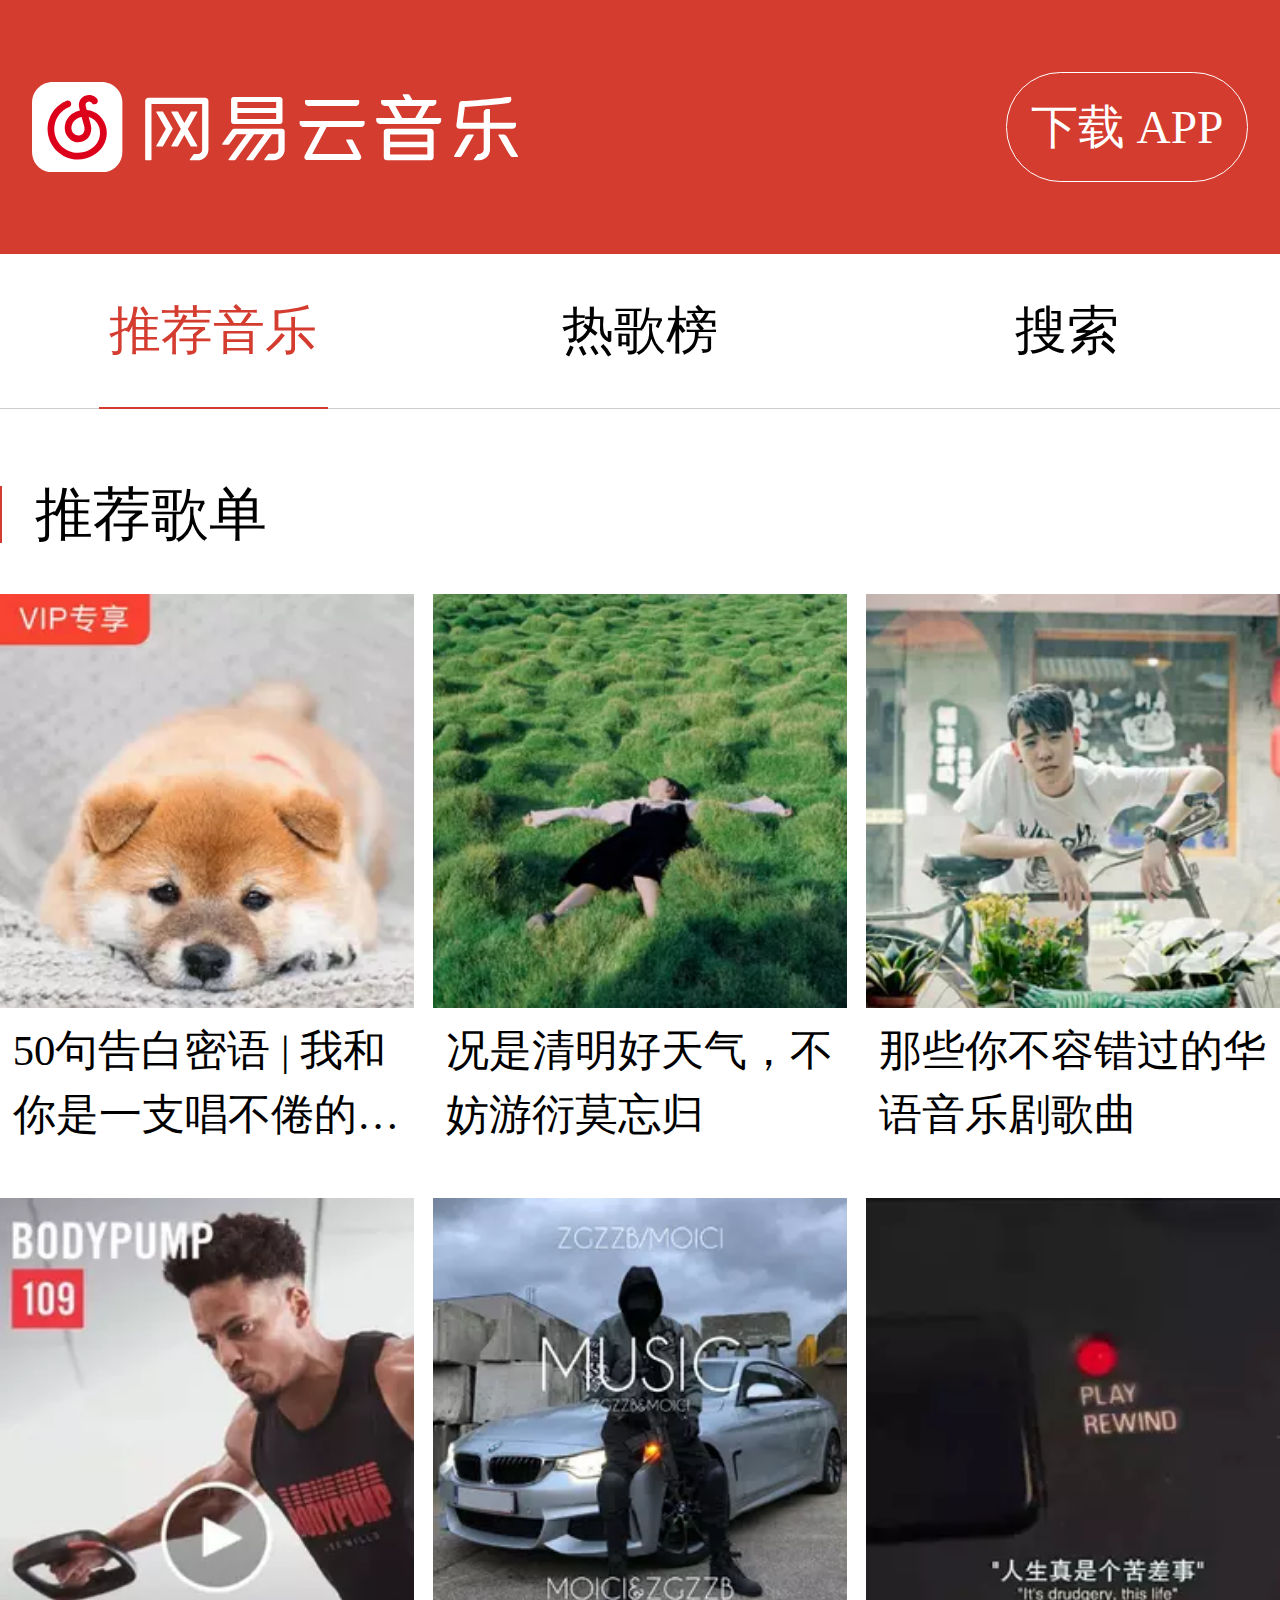
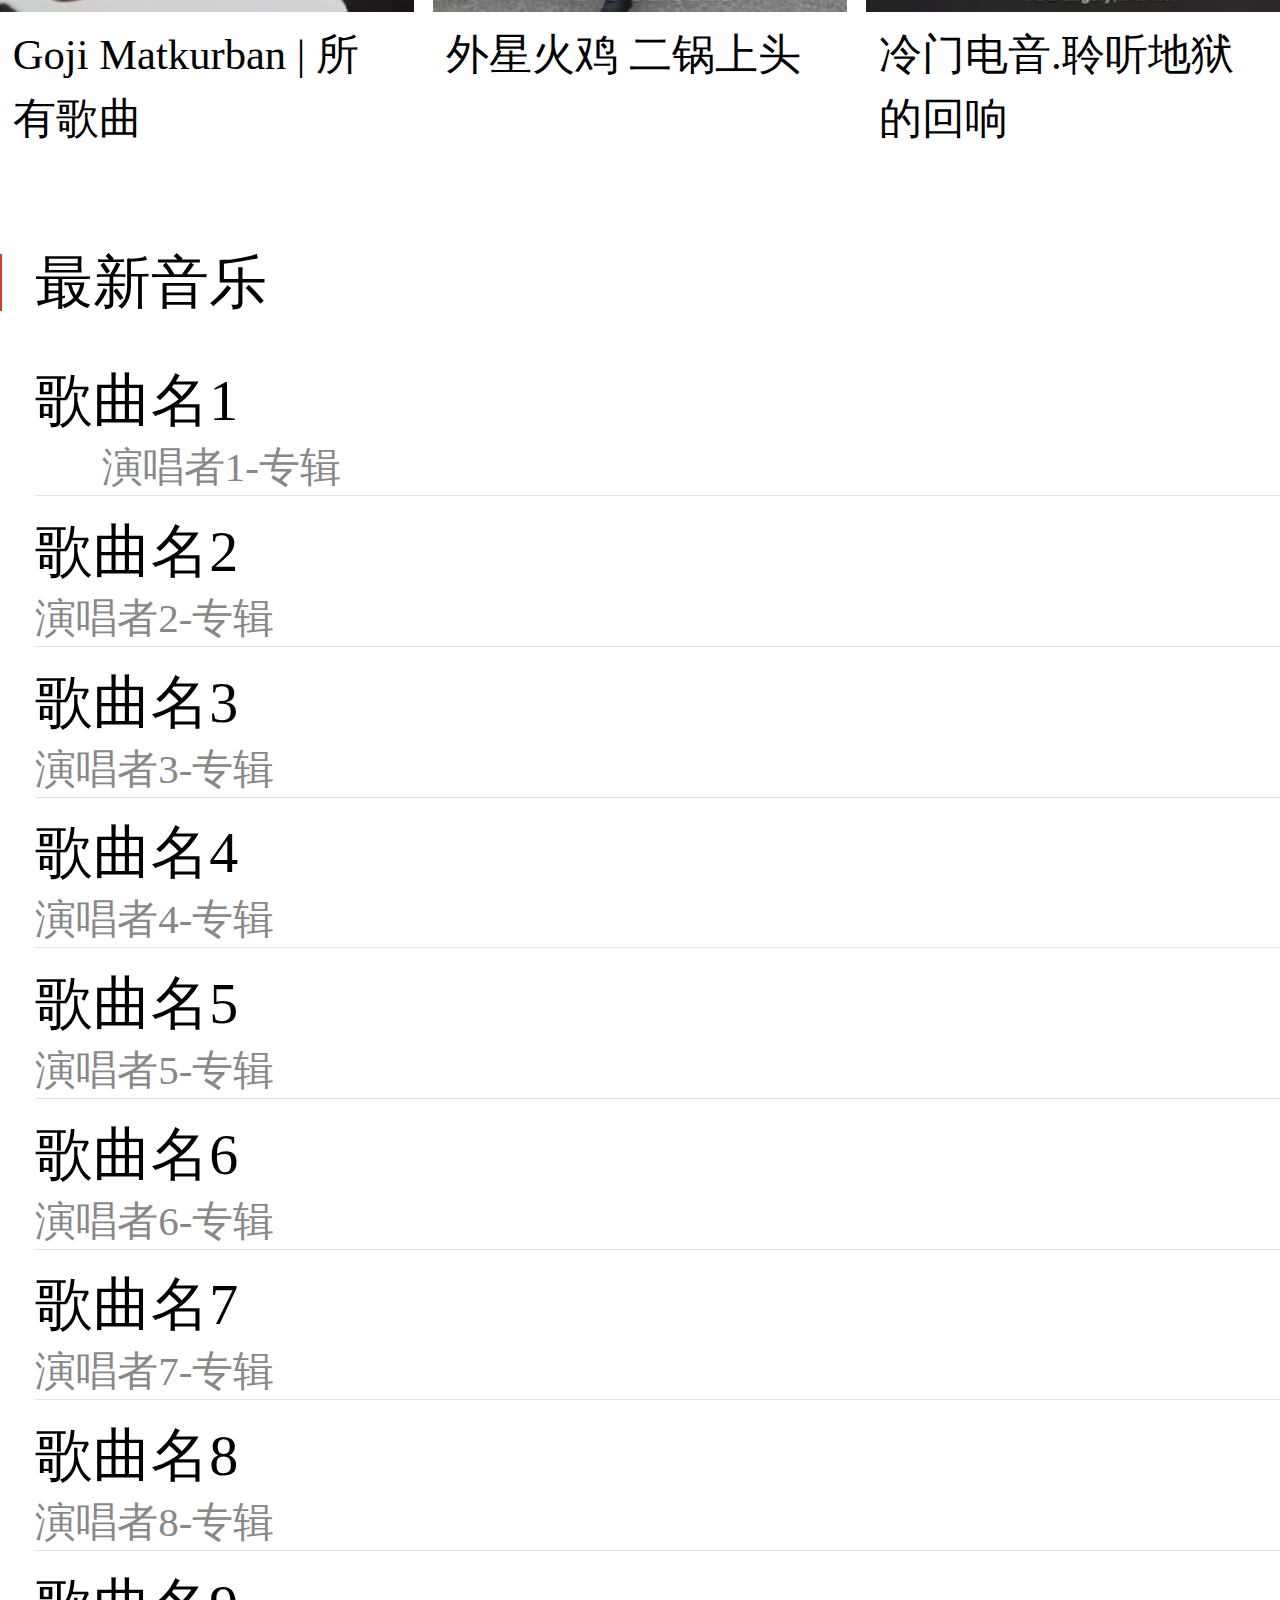
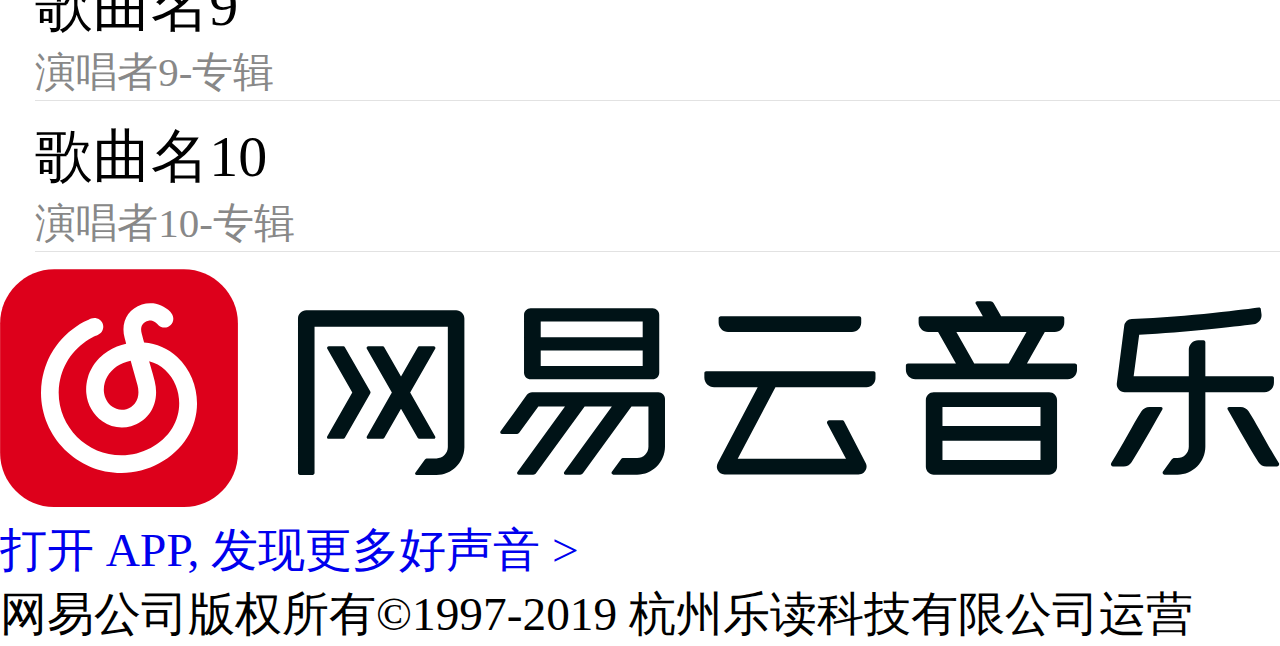
<file: index.html>
<!DOCTYPE html>
<html lang="en">

<head>
    <meta charset="UTF-8">
    <meta name="viewport" content="width=device-width, initial-scale=1.0">
    <meta http-equiv="X-UA-Compatible" content="ie=edge">
    <title>网易云音乐</title>
    <link rel="stylesheet" href="./index.css">
</head>

<body>
    <header class="topBar">
        <svg class="topsvg" viewBox="0 0 1238 231" xmlns="http://www.w3.org/2000/svg">
            <g id="Page-1" stroke="none" stroke-width="1" fill="none" fill-rule="evenodd">
                <g id="logo_white" fill-rule="nonzero">
                    <g id="Group" transform="translate(288.000000, 31.000000)" fill="#FFFFFF">
                        <path
                            d="M225.14,75.724 L343.119,75.724 C346.655,75.724 349.523,72.856 349.523,69.319 L349.523,13.42 C349.523,9.882 346.656,7.014 343.119,7.014 L225.14,7.014 C221.603,7.014 218.736,9.882 218.736,13.42 L218.736,69.319 C218.736,72.856 221.603,75.724 225.14,75.724 Z M234.881,19.827 L333.513,19.827 L333.513,34.964 L234.881,34.964 L234.881,19.827 Z M234.881,47.775 L333.513,47.775 L333.513,62.913 L234.881,62.913 L234.881,47.775 Z"
                            id="Shape"></path>
                        <path
                            d="M348.677,88.266 L226.579,88.266 C224.599,88.266 222.729,89.183 221.516,90.75 L208.741,108.577 L196.048,125.972 C195.265,127.045 196.031,128.553 197.36,128.553 L211.423,128.553 C212.544,128.553 213.595,128.018 214.254,127.115 L232.597,102.015 L258.363,102.015 L212.345,165.325 C211.547,166.423 212.331,167.962 213.688,167.962 L227.589,167.962 C228.747,167.962 229.832,167.409 230.512,166.473 L277.367,102.015 L303.675,102.015 L257.619,165.404 C256.845,166.469 257.606,167.962 258.922,167.962 L273.094,167.962 C274.141,167.962 275.125,167.46 275.742,166.613 L322.678,102.015 L331.29,102.015 L339.073,102.035 L339.073,130.829 L339.073,136.167 L339.073,140.994 C339.073,147.044 334.17,151.948 328.122,151.948 L315.022,151.948 C313.976,151.948 312.994,152.449 312.379,153.295 L303.691,165.252 C302.872,166.38 303.677,167.963 305.072,167.963 L328.118,167.963 C343.009,167.963 355.084,155.888 355.084,140.991 L355.084,94.673 C355.083,91.134 352.215,88.266 348.677,88.266 Z"
                            id="Shape"></path>
                        <path
                            d="M556.932,68.036 L394.914,68.036 C393.943,68.036 393.154,68.824 393.154,69.795 L393.154,73.979 C393.154,79.189 397.377,83.413 402.586,83.413 L444.741,83.413 L406.251,156.376 C405.303,158.171 404.96,160.274 405.522,162.226 C406.487,165.585 409.51,167.758 412.83,167.758 L542.212,167.758 C544.007,167.758 545.806,167.245 547.204,166.119 C549.994,163.872 550.789,160.166 549.422,157.09 L528.401,116.593 C528.041,115.781 527.236,115.258 526.348,115.258 L514.01,115.258 C512.385,115.258 511.298,116.93 511.957,118.416 L530.166,152.578 L425.414,152.578 L461.902,83.412 L550.002,83.412 C554.794,83.412 558.68,79.527 558.68,74.734 L558.68,69.781 C558.68,68.818 557.897,68.036 556.932,68.036 Z"
                            id="Shape"></path>
                        <path
                            d="M416.142,30.062 L535.956,30.062 C540.884,30.062 544.878,26.067 544.878,21.138 L544.878,16.605 C544.878,15.545 544.018,14.686 542.959,14.686 L409.029,14.686 C407.882,14.686 406.955,15.615 406.955,16.761 L406.955,20.873 C406.955,25.948 411.068,30.062 416.142,30.062 Z"
                            id="Shape"></path>
                        <path
                            d="M153.048,8.96 L8.111,8.96 C3.69,8.96 0.106,12.545 0.106,16.967 L0.106,166.423 C0.106,167.436 0.929,168.259 1.941,168.259 L14.282,168.259 C15.295,168.259 16.118,167.436 16.118,166.423 L16.118,24.975 L145.043,24.975 L145.043,37.585 L145.043,141.288 C145.043,147.338 140.14,152.243 134.092,152.243 L125.304,152.243 C124.275,152.243 123.308,152.735 122.704,153.567 L113.62,166.071 C112.959,166.981 113.609,168.258 114.734,168.258 L134.089,168.258 C148.737,168.258 160.668,156.511 161.022,141.946 L161.055,141.946 L161.055,37.586 L161.055,16.967 C161.054,12.545 157.469,8.96 153.048,8.96 Z"
                            id="Shape"></path>
                        <path
                            d="M117.341,133.327 L131.453,133.327 C132.661,133.327 133.416,132.024 132.817,130.976 L108.615,88.61 L132.817,46.243 C133.416,45.196 132.661,43.892 131.455,43.892 L117.34,43.892 C116.776,43.892 116.255,44.194 115.976,44.683 L99.759,73.068 L83.542,44.683 C83.263,44.194 82.741,43.892 82.178,43.892 L68.065,43.892 C66.858,43.892 66.102,45.196 66.701,46.243 L90.903,88.609 L66.701,130.976 C66.102,132.024 66.859,133.327 68.065,133.327 L82.178,133.327 C82.741,133.327 83.263,133.025 83.542,132.535 L99.759,104.151 L115.976,132.535 C116.257,133.025 116.777,133.327 117.341,133.327 Z"
                            id="Shape"></path>
                        <path
                            d="M70.027,89.258 C70.314,88.795 70.373,88.195 70.066,87.656 L45.482,44.683 C45.203,44.194 44.681,43.892 44.118,43.892 L29.84,43.892 C28.633,43.892 27.877,45.196 28.476,46.243 L52.625,88.459 L28.342,130.977 C27.743,132.025 28.5,133.328 29.706,133.328 L43.984,133.328 C44.549,133.328 45.069,133.026 45.348,132.536 L69.996,89.383 C70.018,89.341 70.009,89.299 70.027,89.258 Z"
                            id="Shape"></path>
                        <path
                            d="M751.56,60.348 L705.189,60.348 L722.443,30.062 L732.056,30.062 C737.155,30.062 741.288,25.928 741.288,20.828 L741.288,16.489 C741.288,15.494 740.481,14.686 739.485,14.686 L680.216,14.686 L673.013,2.14 C672.344,0.977 671.105,0.259 669.764,0.259 L657.073,0.259 C655.799,0.259 655.002,1.637 655.638,2.742 L662.501,14.687 L602.295,14.687 C601.244,14.687 600.391,15.539 600.391,16.591 L600.391,20.829 C600.391,25.929 604.525,30.063 609.624,30.063 L619.237,30.063 L636.491,60.349 L590.11,60.349 C588.988,60.349 588.078,61.258 588.078,62.381 L588.078,66.576 C588.078,71.629 592.173,75.725 597.224,75.725 L744.666,75.725 C749.602,75.725 753.602,71.723 753.602,66.787 L753.602,62.39 C753.6,61.262 752.687,60.348 751.56,60.348 Z M687.499,60.348 L654.178,60.348 L636.925,30.062 L704.753,30.062 L687.499,60.348 Z"
                            id="Shape"></path>
                        <path
                            d="M726.61,88.266 L704.819,88.266 L615.067,88.266 C610.823,88.266 607.38,91.709 607.38,95.955 L607.38,160.275 C607.38,164.519 610.823,167.963 615.067,167.963 L726.61,167.963 C730.854,167.963 734.297,164.52 734.297,160.275 L734.297,116.813 L734.297,95.955 C734.297,91.709 730.854,88.266 726.61,88.266 Z M718.285,153.743 L623.457,153.743 L623.457,135.224 L718.285,135.224 L718.285,153.743 Z M718.285,116.812 L718.285,121.004 L623.457,121.004 L623.457,102.485 L704.819,102.485 L718.285,102.485 L718.285,116.812 Z"
                            id="Shape"></path>
                        <path
                            d="M944.067,79.044 L944.067,74.526 C944.067,73.622 943.335,72.89 942.431,72.89 L877.728,72.89 L877.728,39.705 C877.728,38.696 876.91,37.877 875.9,37.877 L870.891,37.877 C865.824,37.877 861.715,41.986 861.715,47.054 L861.715,72.889 L808.375,72.889 L813.729,32.593 C859.199,30.416 905.533,24.899 924.423,22.479 C929.282,21.856 932.695,17.387 932.014,12.535 L931.322,7.608 C931.204,6.767 930.453,6.176 929.612,6.291 C919.62,7.644 861.416,15.295 806.552,17.521 C802.781,17.674 799.678,20.548 799.231,24.299 L792.092,79.673 C791.836,81.854 792.52,84.039 793.981,85.682 C795.44,87.323 797.531,88.265 799.727,88.265 L861.716,88.265 L861.716,141.002 C861.716,147.054 856.813,151.959 850.762,151.959 L847.96,151.959 C846.829,151.959 845.766,152.502 845.103,153.421 L836.76,164.986 C835.862,166.232 836.752,167.973 838.289,167.973 L850.761,167.973 C865.654,167.973 877.727,155.898 877.727,141.001 L877.727,88.264 L934.845,88.264 C939.939,88.266 944.067,84.138 944.067,79.044 Z"
                            id="Shape"></path>
                        <path
                            d="M834.801,102.485 L823.581,102.485 C820.493,102.485 817.625,104.027 815.94,106.616 C808.225,118.468 797.397,139.751 786.721,156.722 C785.802,158.183 786.816,160.076 788.543,160.076 L798.743,160.076 C801.815,160.076 804.729,158.558 806.363,155.955 C818.41,136.748 829.701,115.809 836.143,104.927 C836.786,103.841 836.063,102.485 834.801,102.485 Z"
                            id="Shape"></path>
                        <path
                            d="M948.759,156.722 C938.085,139.752 927.257,118.468 919.54,106.616 C917.855,104.027 914.989,102.485 911.899,102.485 L900.678,102.485 C899.417,102.485 898.694,103.84 899.336,104.926 C905.779,115.808 917.069,136.748 929.118,155.954 C930.75,158.557 933.666,160.075 936.738,160.075 L946.937,160.075 C948.665,160.076 949.679,158.183 948.759,156.722 Z"
                            id="Shape"></path>
                    </g>
                    <g id="Group">
                        <path
                            d="M177.66,0.259 L52.34,0.259 C23.553,0.259 0,23.812 0,52.599 L0,177.919 C0,206.706 23.553,230.259 52.34,230.259 L177.66,230.259 C206.447,230.259 230,206.706 230,177.919 L230,52.599 C230,23.812 206.447,0.259 177.66,0.259 Z"
                            id="Shape" fill="#FFFFFF"></path>
                        <path
                            d="M139.287,71.199 C138.652,68.792 137.686,65.115 136.946,62.354 C136.384,60.317 136.125,58.003 136.725,55.942 C136.893,55.363 137.151,54.842 137.436,54.312 C138.675,52.011 140.99,50.423 143.559,49.997 C144.725,49.804 145.923,49.863 147.065,50.164 C148.262,50.48 149.39,51.045 150.376,51.789 C151.408,52.569 152.216,53.577 153.158,54.453 C154.685,55.878 156.732,56.75 158.984,56.75 C163.705,56.75 167.533,52.922 167.533,48.202 C167.533,46.801 167.193,45.481 166.596,44.316 C166.544,44.215 166.49,44.113 166.433,44.012 C166.395,43.946 166.356,43.878 166.316,43.812 C165.36,42.201 163.978,40.802 162.553,39.579 C159.814,37.226 156.58,35.45 153.142,34.355 C151.525,33.839 149.859,33.474 148.173,33.281 C144.462,32.855 140.67,33.243 137.124,34.416 C123.148,39.03 116.445,52.056 120.452,66.839 C120.848,68.318 121.533,70.928 121.894,72.287 C118.903,72.93 115.934,73.809 113.019,74.932 C99.367,80.189 88.532,91.863 84.743,105.4 C83.396,110.215 82.934,115.206 83.373,120.239 C84.32,131.114 90.121,141.245 98.887,147.334 C107.146,153.072 117.025,154.756 126.713,152.085 C133.57,150.191 139.666,146.116 143.878,140.612 C150.543,131.906 152.531,120.463 149.475,108.394 C148.363,104.003 146.963,99.125 145.611,94.405 C145.12,92.7 144.63,90.987 144.149,89.289 C149.945,90.78 155.29,93.6 159.634,97.658 C174.725,111.753 177.634,136.031 166.399,154.135 C156.532,170.037 137.311,180.311 117.433,180.311 C83.913,180.311 56.643,153.042 56.643,119.524 C56.643,116.547 56.874,113.534 57.328,110.576 C57.693,108.19 58.208,105.811 58.856,103.5 C59.496,101.222 60.279,98.956 61.184,96.771 C62.084,94.599 63.119,92.465 64.266,90.418 C65.399,88.39 66.672,86.402 68.043,84.506 C69.399,82.629 70.888,80.806 72.462,79.089 C74.031,77.377 75.718,75.74 77.475,74.218 C79.23,72.699 81.097,71.264 83.021,69.952 C84.952,68.635 86.979,67.422 89.047,66.343 C90.182,65.752 91.332,65.196 92.501,64.68 C93.128,64.402 93.762,64.136 94.399,63.881 C98.785,62.133 100.922,57.161 99.174,52.775 C97.427,48.389 92.456,46.248 88.068,48.003 C87.24,48.333 86.417,48.681 85.578,49.049 C84.074,49.716 82.59,50.429 81.137,51.19 C78.483,52.575 75.881,54.132 73.398,55.823 C70.93,57.505 68.538,59.344 66.287,61.295 C64.037,63.243 61.872,65.344 59.864,67.537 C57.843,69.737 55.937,72.076 54.193,74.483 C52.435,76.914 50.804,79.467 49.35,82.068 C47.878,84.694 46.546,87.438 45.39,90.227 C44.225,93.042 43.217,95.955 42.397,98.886 C41.564,101.854 40.903,104.914 40.432,107.978 C39.845,111.794 39.547,115.68 39.547,119.524 C39.547,162.469 74.487,197.405 117.431,197.405 C143.088,197.405 168.01,183.958 180.921,163.147 C196.629,137.84 192.582,105.043 171.299,85.165 C162.586,77.026 151.244,72.252 139.287,71.199 Z M130.304,130.222 C128.342,132.785 125.447,134.7 122.159,135.609 C116.13,137.267 111.479,135.267 108.641,133.296 C103.994,130.069 100.915,124.63 100.4,118.756 C100.142,115.779 100.41,112.837 101.203,110.008 C103.566,101.568 110.446,94.241 119.161,90.884 C121.501,89.984 123.885,89.301 126.279,88.832 C127.186,92.181 128.184,95.663 129.176,99.121 C130.516,103.787 131.844,108.409 132.902,112.59 C134.138,117.47 134.691,124.491 130.304,130.222 Z"
                            id="Shape" fill="#DD001B"></path>
                    </g>
                </g>
            </g>
        </svg>
        <a href="#">下载 APP</a>

    </header>
    <nav class="siteNav">
        <ol>
            <li class="active"><span>推荐音乐</span></li>
            <li><span>热歌榜</span></li>
            <li><span>搜索</span></li>
        </ol>
    </nav>
    <section class="playlists">
        <h2>推荐歌单</h2>
        <ul>
            <li>
                <img src="./images/1.jpeg" alt="">
                <p>50句告白密语 | 我和你是一支唱不倦的情歌</p>
            </li>
            <li>
                <img src="./images/2.jpeg" alt="">
                <p>况是清明好天气，不妨游衍莫忘归</p>
            </li>
            <li>
                <img src="./images/3.jpeg" alt="">
                <p>那些你不容错过的华语音乐剧歌曲</p>
            </li>
            <li>
                <img src="./images/4.jpeg" alt="">
                <p>Goji Matkurban | 所有歌曲</p>
            </li>
            <li>
                <img src="./images/5.jpeg" alt="">
                <p>外星火鸡 二锅上头</p>
            </li>
            <li>
                <img src="./images/6.jpeg" alt="">
                <p>冷门电音.聆听地狱的回响</p>
            </li>
        </ul>

    </section>
    <section class="lastestMusic">
        <h2>最新音乐</h2>
        <ol>
            <li>
                <h3>歌曲名1</h3>
                <p><svg class="sq">
                    <use xlink:href='#icon-sq'></use>
                </svg>演唱者1-专辑</p>
                <a href="#">
                    <svg class='play'>
                        <use xlink:href='#icon-play'></use>
                    </svg>
                </a>
            </li>
            <li>
                <h3>歌曲名2</h3>
                <p>演唱者2-专辑</p>
                <a href="#">
                    <svg class='play'>
                        <use xlink:href='#icon-play'></use>
                    </svg>
                </a>
            </li>
            <li>
                <h3>歌曲名3</h3>
                <p>演唱者3-专辑</p>
                <a href="#">
                    <svg class='play'>
                        <use xlink:href='#icon-play'></use>
                    </svg>
                </a>
            </li>
            <li>
                <h3>歌曲名4</h3>
                <p>演唱者4-专辑</p>
                <a href="#">
                    <svg class='play'>
                        <use xlink:href='#icon-play'></use>
                    </svg>
                </a>
            </li>
            <li>
                <h3>歌曲名5</h3>
                <p>演唱者5-专辑</p>
                <a href="#">
                    <svg class='play'>
                        <use xlink:href='#icon-play'></use>
                    </svg>
                </a>
            </li>
            <li>
                <h3>歌曲名6</h3>
                <p>演唱者6-专辑</p>
                <a href="#">
                    <svg class='play'>
                        <use xlink:href='#icon-play'></use>
                    </svg>
                </a>
            </li>
            <li>
                <h3>歌曲名7</h3>
                <p>演唱者7-专辑</p>
                <a href="#">
                    <svg class='play'>
                        <use xlink:href='#icon-play'></use>
                    </svg>
                </a>
            </li>
            <li>
                <h3>歌曲名8</h3>
                <p>演唱者8-专辑</p>
                <a href="#">
                    <svg class='play'>
                        <use xlink:href='#icon-play'></use>
                    </svg>
                </a>
            </li>
            <li>
                <h3>歌曲名9</h3>
                <p>演唱者9-专辑</p>
                <a href="#">
                    <svg class='play'>
                        <use xlink:href='#icon-play'></use>
                    </svg>
                </a>
            </li>
            <li>
                <h3>歌曲名10</h3>
                <p>演唱者10-专辑</p>
                <a href="#">
                    <svg class='play'>
                        <use xlink:href='#icon-play'></use>
                    </svg>
                </a>
            </li>
        </ol>
    </section>
    <section class="art">
        <svg class="logosvg" viewBox="0 0 1238 231" xmlns="http://www.w3.org/2000/svg">
            <g id="Page-1" stroke="none" stroke-width="1" fill="none" fill-rule="evenodd">
                <g id="recommond_logo">
                    <path
                        d="M168.72,78.5 C160.96,73.594 151.451,70.902 141.666,70.419 L139.484,62.611 L139.549,62.684 C139.465,62.452 139.39,62.225 139.317,62.004 L138.672,59.695 C137.182,53.018 139.898,49.832 141.288,48.685 C141.526,48.512 141.771,48.337 142.036,48.167 C148.419,44.022 157.51,50.662 158.02,51.051 C162.054,54.839 169.438,55.776 173.421,51.899 C177.447,47.981 176.488,40.653 172.465,36.733 C166.201,30.636 146.969,20.843 130.604,31.465 C115.889,41.015 115.597,54.456 118.017,62.223 L120.949,72.734 C116.038,74.111 111.326,76.085 107.02,78.65 C90.909,88.259 82.828,104.475 84.848,123.143 C86.919,142.305 101.631,156.21 119.832,156.21 C139.156,156.21 154.873,140.906 154.873,122.093 C154.611,117.6 154.665,117.654 154.044,113.639 C153.439,109.721 147.505,91.307 147.505,91.307 C151.15,92.128 154.56,93.47 157.5,95.327 C190.729,116.355 176.902,149.813 176.278,151.287 C167.128,172.668 147.172,185.431 121.53,186.314 C104.822,186.892 88.806,180.803 76.448,169.18 C63.41,156.93 55.933,139.763 55.933,122.092 C55.933,95.473 73.129,71.3 98.72,61.952 C104.047,60.003 108.351,54.457 105.405,48.015 C103.086,42.953 96.805,41.211 91.478,43.16 C57.89,55.434 35.323,87.154 35.323,122.081 C35.323,145.171 45.094,167.595 62.131,183.609 C77.842,198.375 98.06,206.411 119.344,206.408 C120.311,206.408 121.285,206.392 122.255,206.359 C155.794,205.206 183.102,187.502 195.263,159.085 C202.855,141.827 207.089,102.771 168.73,78.49 M134.257,122.094 C134.257,129.838 127.785,136.139 119.828,136.139 C110.996,136.139 106.131,128.314 105.343,121.041 C103.844,107.176 111.283,99.641 117.787,95.761 C120.425,94.19 123.325,92.958 126.351,92.065 C126.351,92.065 133.366,113.8 133.914,117.167 C134.516,120.89 134.257,122.094 134.257,122.094"
                        id="Shape" fill="#FFFFFF" fill-rule="nonzero"></path>
                    <g id="Group">
                        <g transform="translate(288.000000, 31.000000)">
                            <rect id="Rectangle-path" x="623.569" y="135.165" width="94.828" height="18.519"></rect>
                            <polygon id="Shape" points="654.29 60.29 687.611 60.29 704.865 30.004 637.037 30.004">
                            </polygon>
                            <rect id="Rectangle-path" x="234.994" y="47.716" width="98.632" height="15.138"></rect>
                            <rect id="Rectangle-path" x="234.994" y="19.768" width="98.632" height="15.137"></rect>
                            <polygon id="Shape"
                                points="623.569 102.427 623.569 120.946 718.398 120.946 718.398 116.754 718.398 102.427 704.931 102.427">
                            </polygon>
                            <path
                                d="M225.252,75.666 L343.231,75.666 C346.767,75.666 349.635,72.798 349.635,69.261 L349.635,13.362 C349.635,9.824 346.768,6.956 343.231,6.956 L225.252,6.956 C221.715,6.956 218.848,9.824 218.848,13.362 L218.848,69.261 C218.848,72.798 221.715,75.666 225.252,75.666 Z M234.994,19.768 L333.626,19.768 L333.626,34.905 L234.994,34.905 L234.994,19.768 Z M234.994,47.716 L333.626,47.716 L333.626,62.854 L234.994,62.854 L234.994,47.716 Z"
                                id="Shape" fill="#001317" fill-rule="nonzero"></path>
                            <path
                                d="M348.789,88.207 L226.692,88.207 C224.712,88.207 222.842,89.124 221.629,90.691 L208.854,108.518 L196.161,125.913 C195.378,126.986 196.144,128.494 197.473,128.494 L211.536,128.494 C212.657,128.494 213.708,127.959 214.367,127.056 L232.71,101.956 L258.476,101.956 L212.458,165.266 C211.66,166.364 212.444,167.903 213.801,167.903 L227.702,167.903 C228.86,167.903 229.945,167.35 230.625,166.414 L277.48,101.956 L303.788,101.956 L257.732,165.345 C256.958,166.41 257.719,167.903 259.035,167.903 L273.207,167.903 C274.254,167.903 275.238,167.401 275.855,166.554 L322.791,101.956 L331.403,101.956 L339.186,101.976 L339.186,130.77 L339.186,136.108 L339.186,140.935 C339.186,146.985 334.283,151.889 328.235,151.889 L315.135,151.889 C314.089,151.889 313.107,152.39 312.492,153.236 L303.804,165.193 C302.985,166.321 303.79,167.904 305.185,167.904 L328.231,167.904 C343.122,167.904 355.197,155.829 355.197,140.932 L355.197,94.614 C355.195,91.076 352.328,88.207 348.789,88.207 Z"
                                id="Shape" fill="#001317" fill-rule="nonzero"></path>
                            <path
                                d="M557.045,67.977 L395.026,67.977 C394.055,67.977 393.266,68.765 393.266,69.736 L393.266,73.92 C393.266,79.13 397.489,83.354 402.698,83.354 L444.853,83.354 L406.363,156.317 C405.415,158.112 405.072,160.215 405.634,162.167 C406.599,165.526 409.622,167.699 412.942,167.699 L542.324,167.699 C544.119,167.699 545.918,167.186 547.316,166.06 C550.106,163.813 550.901,160.107 549.534,157.031 L528.513,116.534 C528.153,115.722 527.348,115.199 526.46,115.199 L514.124,115.199 C512.499,115.199 511.411,116.871 512.071,118.357 L530.28,152.519 L425.527,152.519 L462.015,83.353 L550.115,83.353 C554.907,83.353 558.793,79.468 558.793,74.675 L558.793,69.722 C558.792,68.76 558.01,67.977 557.045,67.977 Z"
                                id="Shape" fill="#001317" fill-rule="nonzero"></path>
                            <path
                                d="M416.255,30.004 L536.069,30.004 C540.997,30.004 544.991,26.009 544.991,21.08 L544.991,16.547 C544.991,15.487 544.131,14.628 543.072,14.628 L409.142,14.628 C407.995,14.628 407.068,15.557 407.068,16.703 L407.068,20.815 C407.067,25.889 411.181,30.004 416.255,30.004 Z"
                                id="Shape" fill="#001317" fill-rule="nonzero"></path>
                            <path
                                d="M153.161,8.901 L8.224,8.901 C3.803,8.901 0.219,12.486 0.219,16.908 L0.219,166.364 C0.219,167.377 1.042,168.2 2.054,168.2 L14.395,168.2 C15.408,168.2 16.231,167.377 16.231,166.364 L16.231,24.916 L145.156,24.916 L145.156,37.526 L145.156,141.229 C145.156,147.279 140.253,152.184 134.205,152.184 L125.417,152.184 C124.388,152.184 123.421,152.676 122.817,153.508 L113.733,166.012 C113.072,166.922 113.722,168.199 114.847,168.199 L134.202,168.199 C148.85,168.199 160.781,156.452 161.135,141.887 L161.168,141.887 L161.168,37.527 L161.168,16.908 C161.166,12.486 157.582,8.901 153.161,8.901 Z"
                                id="Shape" fill="#001317" fill-rule="nonzero"></path>
                            <path
                                d="M117.453,133.268 L131.565,133.268 C132.773,133.268 133.528,131.965 132.929,130.917 L108.727,88.551 L132.929,46.184 C133.528,45.137 132.773,43.833 131.567,43.833 L117.452,43.833 C116.888,43.833 116.367,44.135 116.088,44.624 L99.871,73.009 L83.654,44.624 C83.375,44.135 82.853,43.833 82.29,43.833 L68.177,43.833 C66.97,43.833 66.214,45.137 66.813,46.184 L91.015,88.55 L66.813,130.917 C66.214,131.965 66.971,133.268 68.177,133.268 L82.29,133.268 C82.853,133.268 83.375,132.966 83.654,132.476 L99.871,104.092 L116.088,132.476 C116.37,132.966 116.89,133.268 117.453,133.268 Z"
                                id="Shape" fill="#001317" fill-rule="nonzero"></path>
                            <path
                                d="M70.14,89.199 C70.427,88.736 70.486,88.136 70.179,87.597 L45.595,44.624 C45.316,44.135 44.794,43.833 44.231,43.833 L29.952,43.833 C28.745,43.833 27.989,45.137 28.588,46.184 L52.737,88.4 L28.454,130.918 C27.855,131.966 28.612,133.269 29.818,133.269 L44.096,133.269 C44.661,133.269 45.181,132.967 45.46,132.477 L70.108,89.324 C70.131,89.282 70.121,89.24 70.14,89.199 Z"
                                id="Shape" fill="#001317" fill-rule="nonzero"></path>
                            <path
                                d="M751.672,60.29 L705.301,60.29 L722.555,30.004 L732.168,30.004 C737.267,30.004 741.4,25.87 741.4,20.77 L741.4,16.431 C741.4,15.436 740.593,14.628 739.597,14.628 L680.328,14.628 L673.125,2.082 C672.456,0.919 671.217,0.201 669.876,0.201 L657.185,0.201 C655.911,0.201 655.114,1.579 655.75,2.684 L662.613,14.629 L602.407,14.629 C601.356,14.629 600.503,15.481 600.503,16.533 L600.503,20.771 C600.503,25.871 604.637,30.005 609.736,30.005 L619.349,30.005 L636.603,60.291 L590.22,60.291 C589.098,60.291 588.188,61.2 588.188,62.323 L588.188,66.518 C588.188,71.571 592.283,75.667 597.334,75.667 L744.776,75.667 C749.712,75.667 753.712,71.665 753.712,66.729 L753.712,62.332 C753.713,61.203 752.799,60.29 751.672,60.29 Z M687.611,60.29 L654.29,60.29 L637.037,30.004 L704.865,30.004 L687.611,60.29 Z"
                                id="Shape" fill="#001317" fill-rule="nonzero"></path>
                            <path
                                d="M726.722,88.207 L704.931,88.207 L615.179,88.207 C610.935,88.207 607.492,91.65 607.492,95.896 L607.492,160.216 C607.492,164.46 610.935,167.904 615.179,167.904 L726.722,167.904 C730.966,167.904 734.409,164.461 734.409,160.216 L734.409,116.754 L734.409,95.896 C734.41,91.651 730.966,88.207 726.722,88.207 Z M718.398,153.684 L623.57,153.684 L623.57,135.165 L718.398,135.165 L718.398,153.684 Z M718.398,116.754 L718.398,120.946 L623.57,120.946 L623.57,102.427 L704.932,102.427 L718.398,102.427 L718.398,116.754 Z"
                                id="Shape" fill="#001317" fill-rule="nonzero"></path>
                            <path
                                d="M944.179,78.986 L944.179,74.468 C944.179,73.564 943.447,72.832 942.543,72.832 L877.84,72.832 L877.84,39.647 C877.84,38.637 877.022,37.819 876.012,37.819 L871.003,37.819 C865.936,37.819 861.827,41.928 861.827,46.996 L861.827,72.831 L808.487,72.831 L813.841,32.535 C859.311,30.358 905.645,24.841 924.535,22.421 C929.394,21.798 932.807,17.329 932.126,12.477 L931.434,7.55 C931.316,6.709 930.565,6.118 929.724,6.233 C919.732,7.586 861.528,15.237 806.664,17.463 C802.893,17.616 799.79,20.49 799.343,24.241 L792.204,79.615 C791.948,81.796 792.632,83.981 794.093,85.624 C795.552,87.265 797.644,88.207 799.839,88.207 L861.828,88.207 L861.828,140.944 C861.828,146.996 856.925,151.901 850.874,151.901 L848.072,151.901 C846.941,151.901 845.878,152.444 845.216,153.363 L836.873,164.928 C835.975,166.174 836.865,167.915 838.402,167.915 L850.874,167.915 C865.766,167.915 877.84,155.84 877.84,140.943 L877.84,88.206 L934.958,88.206 C940.052,88.207 944.179,84.079 944.179,78.986 Z"
                                id="Shape" fill="#001317" fill-rule="nonzero"></path>
                            <path
                                d="M834.914,102.427 L823.694,102.427 C820.606,102.427 817.738,103.969 816.053,106.558 C808.338,118.41 797.51,139.693 786.834,156.664 C785.915,158.125 786.929,160.018 788.656,160.018 L798.856,160.018 C801.928,160.018 804.842,158.5 806.476,155.897 C818.523,136.69 829.814,115.751 836.256,104.869 C836.898,103.782 836.176,102.427 834.914,102.427 Z"
                                id="Shape" fill="#001317" fill-rule="nonzero"></path>
                            <path
                                d="M948.871,156.663 C938.197,139.693 927.369,118.409 919.652,106.557 C917.967,103.968 915.101,102.426 912.012,102.426 L900.791,102.426 C899.53,102.426 898.807,103.781 899.449,104.867 C905.892,115.749 917.182,136.689 929.231,155.895 C930.863,158.498 933.779,160.016 936.851,160.016 L947.05,160.016 C948.777,160.017 949.792,158.125 948.871,156.663 Z"
                                id="Shape" fill="#001317" fill-rule="nonzero"></path>
                        </g>
                        <g fill-rule="nonzero" id="Shape">
                            <path
                                d="M177.772,0.2 L52.453,0.2 C23.666,0.2 0.113,23.753 0.113,52.54 L0.113,177.86 C0.113,206.647 23.666,230.2 52.453,230.2 L177.773,230.2 C206.56,230.2 230.113,206.647 230.113,177.86 L230.113,52.54 C230.113,23.753 206.559,0.2 177.772,0.2 Z"
                                fill="#DD001B"></path>
                            <path
                                d="M139.399,71.14 C138.764,68.733 137.798,65.056 137.058,62.295 C136.496,60.258 136.237,57.944 136.837,55.883 C137.005,55.304 137.263,54.783 137.548,54.253 C138.787,51.952 141.102,50.364 143.671,49.938 C144.837,49.745 146.035,49.804 147.177,50.105 C148.374,50.421 149.502,50.986 150.488,51.73 C151.52,52.51 152.328,53.518 153.27,54.394 C154.797,55.819 156.844,56.691 159.096,56.691 C163.817,56.691 167.645,52.863 167.645,48.143 C167.645,46.742 167.305,45.422 166.708,44.257 C166.656,44.156 166.602,44.054 166.545,43.953 C166.507,43.887 166.468,43.819 166.428,43.753 C165.472,42.142 164.09,40.743 162.665,39.52 C159.926,37.167 156.692,35.391 153.254,34.296 C151.637,33.78 149.971,33.415 148.285,33.222 C144.574,32.796 140.782,33.184 137.236,34.357 C123.26,38.971 116.557,51.997 120.564,66.78 C120.96,68.259 121.645,70.869 122.006,72.228 C119.015,72.871 116.046,73.75 113.131,74.873 C99.479,80.13 88.644,91.804 84.855,105.341 C83.508,110.156 83.046,115.147 83.485,120.18 C84.432,131.055 90.233,141.186 98.999,147.275 C107.258,153.013 117.137,154.697 126.825,152.026 C133.682,150.132 139.778,146.057 143.99,140.553 C150.655,131.847 152.643,120.404 149.587,108.335 C148.475,103.944 147.075,99.066 145.723,94.346 C145.232,92.641 144.742,90.928 144.261,89.23 C150.057,90.721 155.402,93.541 159.746,97.599 C174.837,111.694 177.746,135.972 166.511,154.076 C156.644,169.978 137.424,180.252 117.545,180.252 C84.025,180.252 56.755,152.983 56.755,119.465 C56.755,116.488 56.986,113.475 57.44,110.517 C57.805,108.131 58.32,105.752 58.968,103.441 C59.608,101.163 60.391,98.897 61.296,96.712 C62.196,94.54 63.231,92.406 64.378,90.359 C65.511,88.331 66.784,86.343 68.155,84.447 C69.511,82.57 71,80.747 72.574,79.03 C74.143,77.318 75.83,75.681 77.587,74.159 C79.342,72.64 81.209,71.205 83.133,69.893 C85.064,68.576 87.091,67.363 89.159,66.284 C90.294,65.693 91.444,65.137 92.613,64.621 C93.24,64.343 93.874,64.077 94.511,63.823 C98.897,62.075 101.034,57.103 99.286,52.717 C97.539,48.331 92.568,46.19 88.18,47.945 C87.352,48.275 86.529,48.623 85.69,48.991 C84.186,49.658 82.702,50.371 81.249,51.132 C78.595,52.517 75.993,54.074 73.51,55.765 C71.042,57.447 68.65,59.286 66.399,61.237 C64.149,63.185 61.984,65.286 59.976,67.479 C57.955,69.679 56.049,72.018 54.305,74.425 C52.547,76.856 50.916,79.409 49.462,82.01 C47.99,84.636 46.658,87.38 45.502,90.169 C44.337,92.984 43.329,95.898 42.509,98.828 C41.676,101.796 41.015,104.856 40.544,107.92 C39.957,111.736 39.659,115.622 39.659,119.466 C39.659,162.411 74.599,197.347 117.543,197.347 C143.2,197.347 168.122,183.9 181.033,163.089 C196.741,137.782 192.694,104.985 171.411,85.107 C162.699,76.968 151.356,72.193 139.399,71.14 Z M130.416,130.163 C128.454,132.726 125.559,134.641 122.271,135.55 C116.242,137.208 111.591,135.208 108.753,133.237 C104.106,130.01 101.027,124.571 100.512,118.697 C100.254,115.72 100.522,112.778 101.315,109.949 C103.678,101.509 110.558,94.182 119.273,90.825 C121.613,89.925 123.997,89.242 126.391,88.773 C127.298,92.122 128.296,95.604 129.288,99.062 C130.628,103.728 131.956,108.35 133.014,112.531 C134.251,117.411 134.804,124.432 130.416,130.163 Z"
                                fill="#FFFFFF"></path>
                        </g>
                    </g>
                </g>
            </g>
        </svg>
        <a href="#">
            打开 APP, 发现更多好声音 >
        </a>
        <div class="copyrught">
            网易公司版权所有©1997-2019 杭州乐读科技有限公司运营
        </div>
    </section>

    <script src="//at.alicdn.com/t/font_1120316_pqm6clduqbo.js"></script>
</body>

</html>
</file>
<file: index.css>
*{
    padding: 0;
    margin: 0;
    box-sizing: border-box;
}
*::before,*::after{
    box-sizing: border-box;
}
a{text-decoration: none;}
ol,ul{list-style: none;}
body{font-size: 3.7vw;}
section > h2:first-child{
    font-size: 4.5vw;
    border-left: 2px solid #D43C2F;
    margin: 4vw 0;
    font-weight: normal;
    padding-left: 2.6vw;
    line-height: 1;

}
.topBar{
    background: #D43C2F;
    padding: 5.6vw 2.5vw;
    display: flex;
    align-items: center;
    justify-content: space-between;
}
.topBar > .topsvg{
    width: 38vw;
}
.topBar > a{
    line-height: 8.5vw;
    border: 1px solid white;
    border-radius: 4.25vw;
    color: white;
    padding: 0 0.5em;
    cursor: pointer;
}

.siteNav > ol{
    display: flex;
    line-height: 12vw;
    font-size: 1.1em;
    border-bottom: 1px solid #ccc;
}
.siteNav > ol >li{
    flex: 1;
    text-align: center;
}
.siteNav > ol >li.active{
    color: #D43C2F;
    
}
.siteNav > ol > li.active >span{
    position: relative;
}
.siteNav > ol >li.active>span::after{
    content: '';
    display: block;
    width: 110%;
    position: absolute;
    left: 50%;
    margin-left: -55%;
    margin-top: -1px;
    border: 1px solid #D43C2F;
}
.playlists{
    margin-top: 6vw;
}
.playlists > ul{
    display: flex;
    flex-wrap: wrap;
    justify-content: space-between;
}
.playlists > ul img{
    width: 100%;
}
.playlists > ul > li{
    width:calc(33.3333% - 1vw);
    margin-bottom: 4vw;
}
.playlists > ul >li >  p{
    padding: 0 1vw;
    font-size: 0.9em;
    display: -webkit-box;
    line-height: 5vw;
    height: 10vw;
    -webkit-line-clamp:2;
    -webkit-box-orient:vertical;
    overflow: hidden;
    text-overflow:ellipsis;
}
.lastestMusic{}
.lastestMusic > ol{
    padding-left: calc( 2.6vw + 2px )
}
.lastestMusic > ol > li{
    border-bottom: 1px solid #e2e2e2;
    margin-bottom: 1.3vw;
    position: relative;
}
.lastestMusic > ol > li > h3{
    font-size: 4.53vw;
    font-weight: normal;
}
.lastestMusic > ol > li > p{
    font-size: 3.2vw;
    color: #888;
    display: flex;
    align-items: center;
}
.lastestMusic > ol > li  svg.play{
    width: 5.8vw;
    height: 5.8vw;
    position: absolute;
    right: 3vw;
    top: 50%;
    margin-top: -2.9vw;
    fill: #aaaaaa;
}
.lastestMusic > ol > li  svg.sq{
    width: 4.2vw;
    height: 4.2vw;
    margin-right: 1vw;
    fill: #D43C2F;
}
.art{}
</file>
